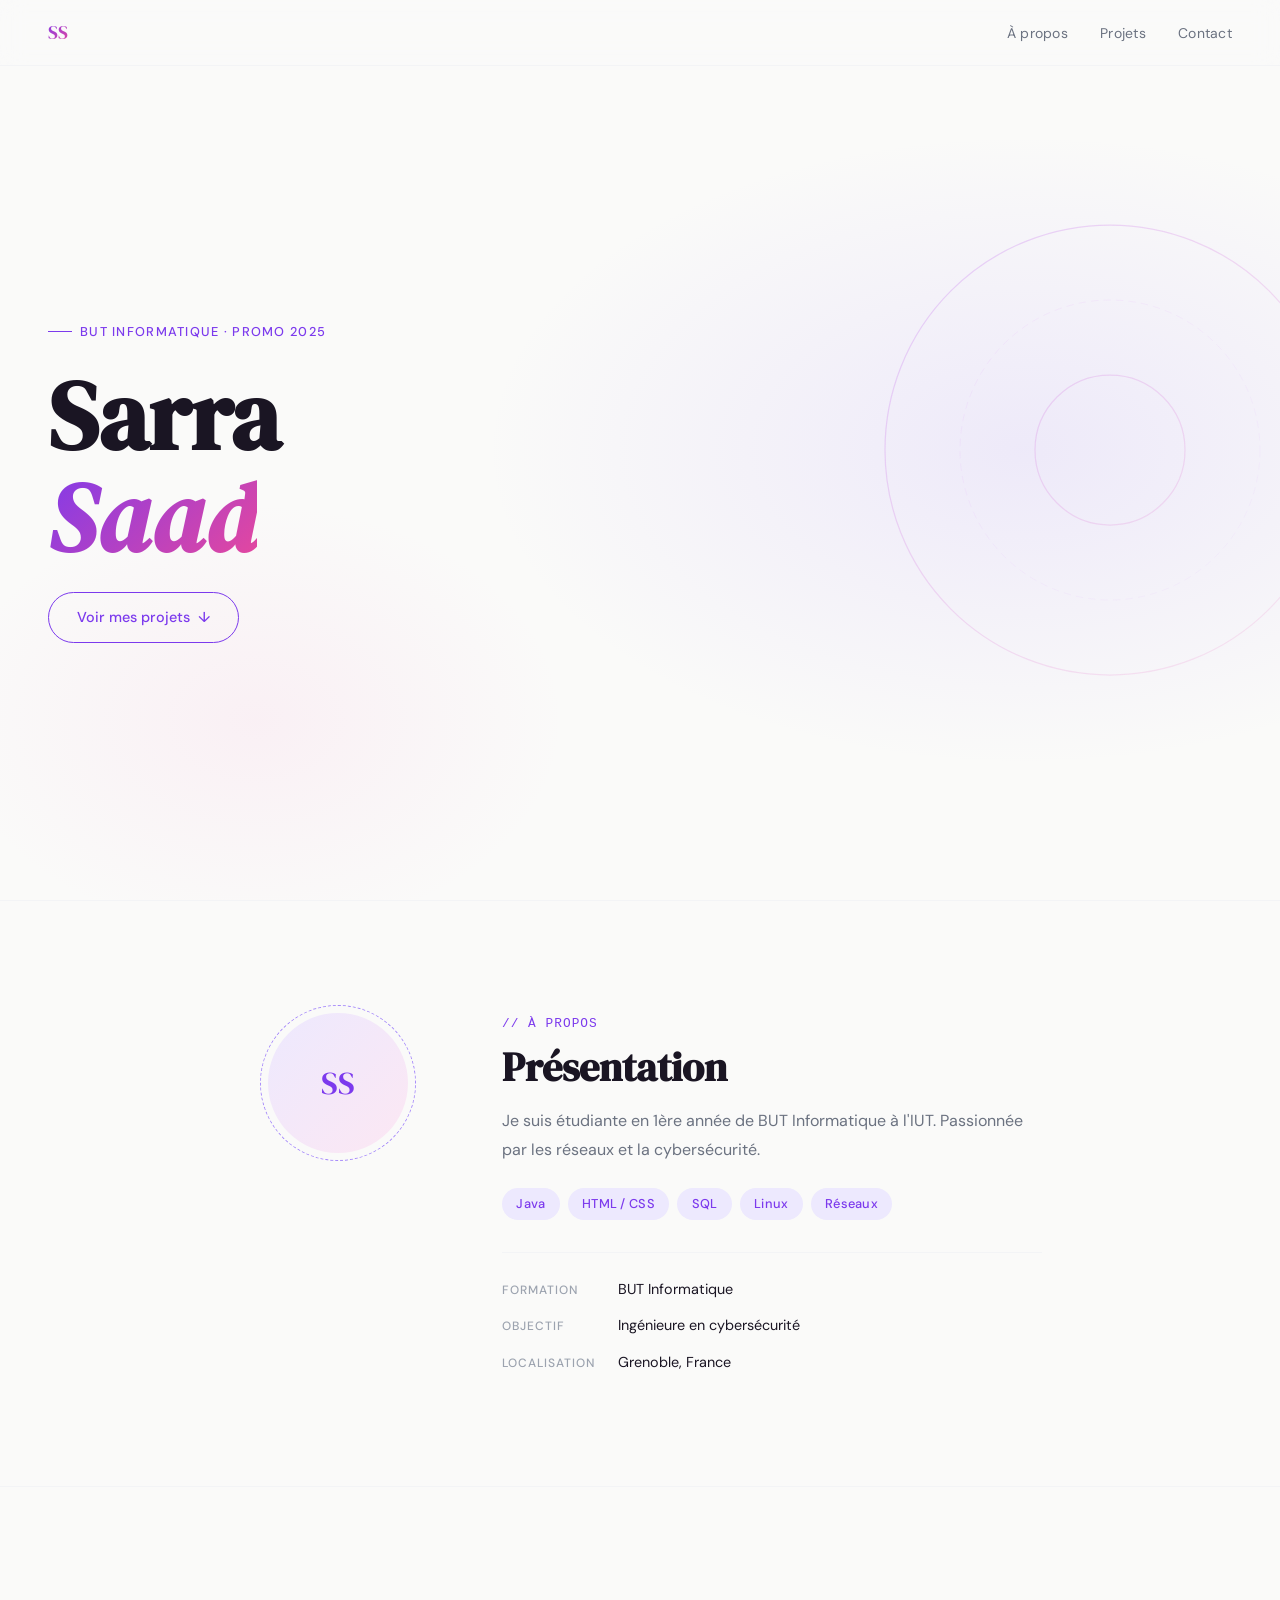
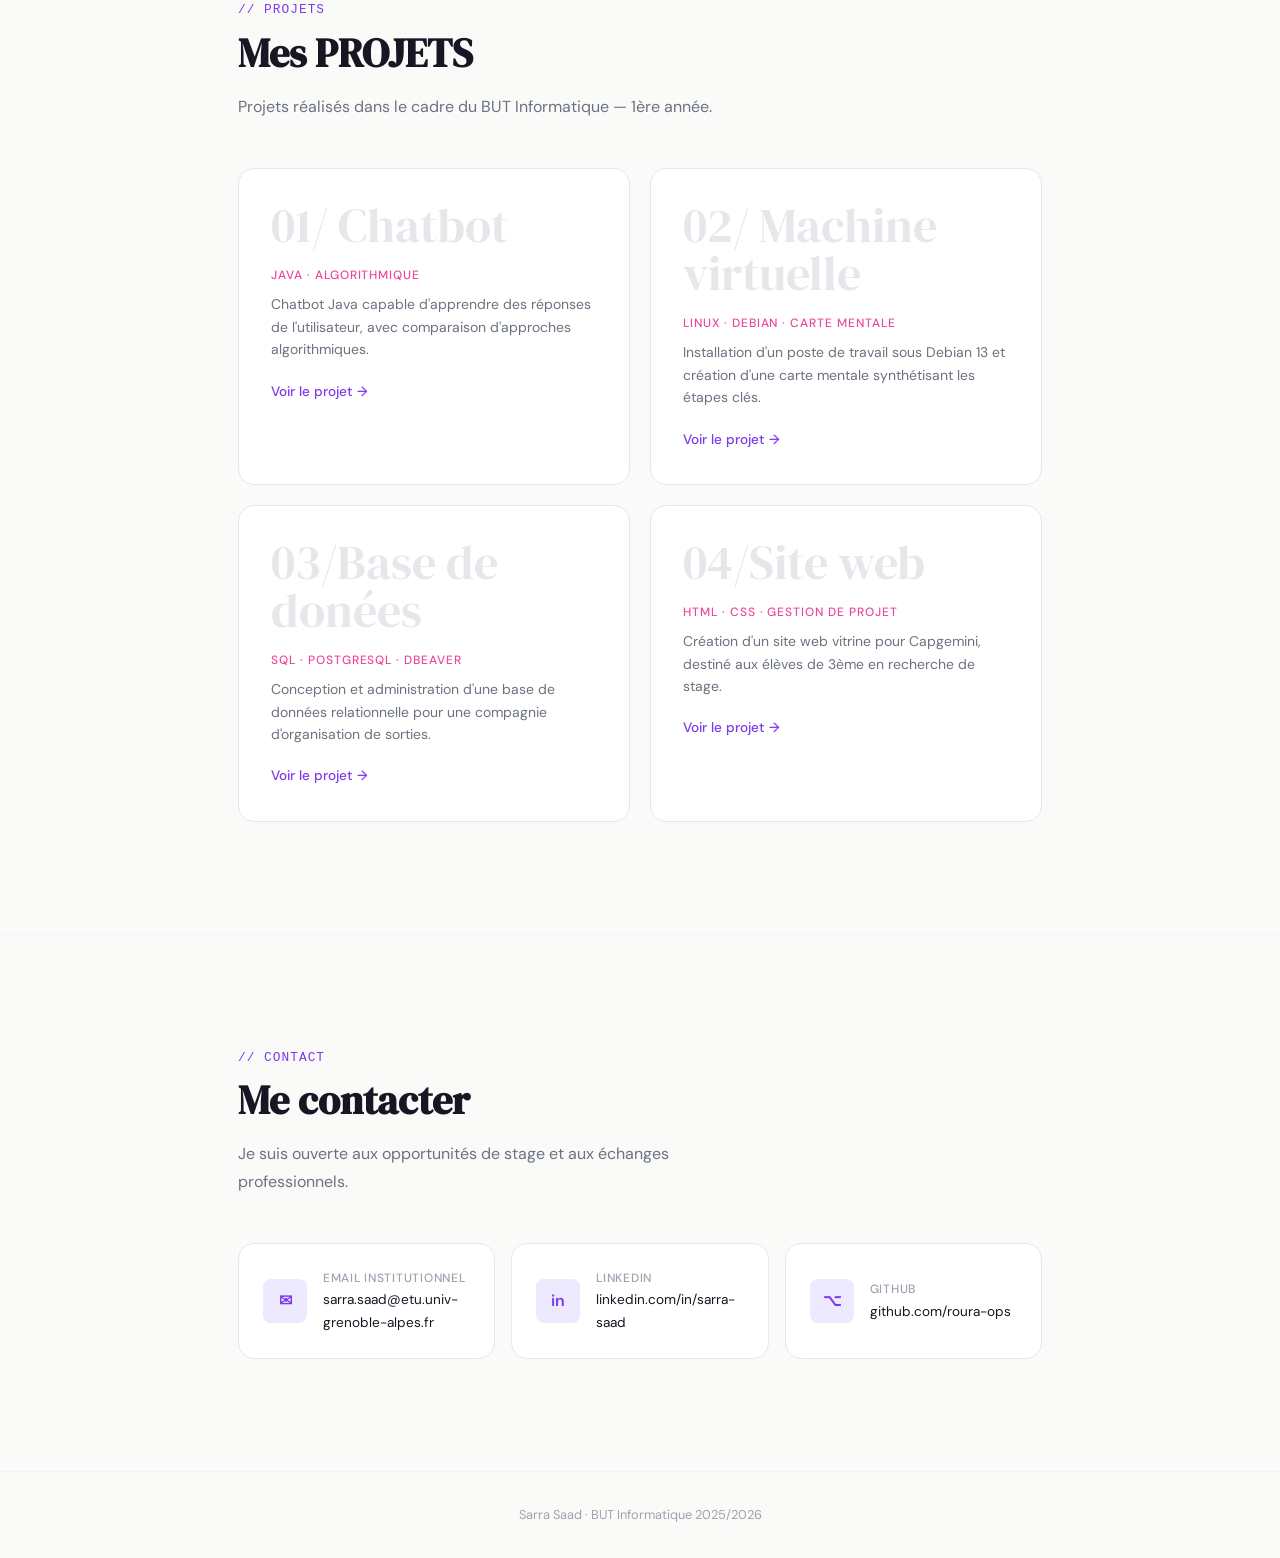
<file: index.html>
<!DOCTYPE html>
<html lang="fr">
<head>
  <meta charset="UTF-8" />
  <meta name="viewport" content="width=device-width, initial-scale=1.0"/>
  <title>Portfolio — Sarra Saad</title>
  <link rel="stylesheet" href="style.css" />
  <link href="https://fonts.googleapis.com/css2?family=DM+Serif+Display:ital@0;1&family=DM+Sans:wght@300;400;500&display=swap" rel="stylesheet"/>
</head>
<body>

  <!-- NAV -->
  <nav class="nav">
    <span class="nav-logo">SS</span>
    <ul class="nav-links">
      <li><a href="#about">À propos</a></li>
      <li><a href="#projets">Projets</a></li>
      <li><a href="#contact">Contact</a></li>
    </ul>
  </nav>

  <!-- HERO -->
  <section class="hero">
    <div class="hero-noise"></div>
    <div class="hero-inner">
      <p class="hero-tag">BUT Informatique · Promo 2025</p>
      <h1 class="hero-title">
        Sarra<br/>
        <em>Saad</em>
      </h1>
      <a href="#projets" class="hero-btn">Voir mes projets <span class="arrow">↓</span></a>
    </div>
    <div class="hero-deco">
      <svg class="deco-ring" viewBox="0 0 400 400" fill="none" xmlns="http://www.w3.org/2000/svg">
        <circle cx="200" cy="200" r="180" stroke="url(#ringGrad)" stroke-width="1"/>
        <circle cx="200" cy="200" r="120" stroke="url(#ringGrad2)" stroke-width="0.5" stroke-dasharray="6 4"/>
        <circle cx="200" cy="200" r="60" stroke="url(#ringGrad)" stroke-width="1"/>
        <defs>
          <linearGradient id="ringGrad" x1="0" y1="0" x2="400" y2="400" gradientUnits="userSpaceOnUse">
            <stop offset="0%" stop-color="#c084fc" stop-opacity="0.6"/>
            <stop offset="100%" stop-color="#f472b6" stop-opacity="0.2"/>
          </linearGradient>
          <linearGradient id="ringGrad2" x1="0" y1="0" x2="400" y2="400" gradientUnits="userSpaceOnUse">
            <stop offset="0%" stop-color="#e879f9" stop-opacity="0.3"/>
            <stop offset="100%" stop-color="#c084fc" stop-opacity="0.1"/>
          </linearGradient>
        </defs>
      </svg>
    </div>
  </section>

  <!-- ABOUT -->
  <section class="about" id="about">
    <div class="container">
      <div class="about-grid">
        <div class="about-left">
          <div class="avatar-wrap">
            <div class="avatar-placeholder">SS</div>
            <div class="avatar-ring"></div>
          </div>
        </div>
        <div class="about-right">
          <p class="section-label">// À propos</p>
          <h2>Présentation</h2>
          <p class="about-bio">
            Je suis étudiante en 1ère année de BUT Informatique à l'IUT. Passionnée par
            les réseaux et la cybersécurité.
          </p>
          <div class="about-tags">
            <span class="tag">Java</span>
            <span class="tag">HTML / CSS</span>
            <span class="tag">SQL</span>
            <span class="tag">Linux</span>
            <span class="tag">Réseaux</span>
          </div>
          <div class="about-meta">
            <div class="meta-item">
              <span class="meta-label">Formation</span>
              <span class="meta-value">BUT Informatique</span>
            </div>
            <div class="meta-item">
              <span class="meta-label">Objectif</span>
              <span class="meta-value">Ingénieure en cybersécurité</span>
            </div>
            <div class="meta-item">
              <span class="meta-label">Localisation</span>
              <span class="meta-value">Grenoble, France</span>
            </div>
          </div>
        </div>
      </div>
    </div>
  </section>

  <!-- PROJECTS -->
  <section class="projects" id="projets">
    <div class="container">
      <p class="section-label">// Projets</p>
      <h2>Mes PROJETS</h2>
      <p class="section-intro">Projets réalisés dans le cadre du BUT Informatique — 1ère année.</p>
      <div class="projects-grid">

        <a href="sae101.html" class="project-card">
          <div class="card-num">01/ Chatbot</div>
          <div class="card-content">
            <span class="card-tech">Java · Algorithmique</span>
            
            <p>Chatbot Java capable d'apprendre des réponses de l'utilisateur, avec comparaison d'approches algorithmiques.</p>
            <span class="card-link">Voir le projet →</span>
          </div>
        </a>

        <a href="sae103.html" class="project-card">
          <div class="card-num">02/ Machine virtuelle</div>
          <div class="card-content">
            <span class="card-tech">Linux · Debian · Carte mentale</span>
            
            <p>Installation d'un poste de travail sous Debian 13 et création d'une carte mentale synthétisant les étapes clés.</p>
            <span class="card-link">Voir le projet →</span>
          </div>
        </a>

        <a href="sae104.html" class="project-card">
          <div class="card-num">03/Base de donées</div>
          <div class="card-content">
            <span class="card-tech">SQL · PostgreSQL · DBeaver</span>
            
            <p>Conception et administration d'une base de données relationnelle pour une compagnie d'organisation de sorties.</p>
            <span class="card-link">Voir le projet →</span>
          </div>
        </a>

        <a href="sae10506.html" class="project-card">
          <div class="card-num">04/Site web</div>
          <div class="card-content">
            <span class="card-tech">HTML · CSS · Gestion de projet</span>
            
            <p>Création d'un site web vitrine pour Capgemini, destiné aux élèves de 3ème en recherche de stage.</p>
            <span class="card-link">Voir le projet →</span>
          </div>
        </a>

      </div>
    </div>
  </section>

  <!-- CONTACT -->
  <section class="contact" id="contact">
    <div class="container">
      <p class="section-label">// Contact</p>
      <h2>Me contacter</h2>
      <p class="section-intro">Je suis ouverte aux opportunités de stage et aux échanges professionnels.</p>
      <div class="contact-grid">
        <a href="mailto:sarra.saad@etu.univ-grenoble-alpes.fr" class="contact-card">
          <div class="contact-icon">✉</div>
          <div>
            <p class="contact-type">Email institutionnel</p>
            <p class="contact-val">sarra.saad@etu.univ-grenoble-alpes.fr</p>
          </div>
        </a>
        <a href="https://www.linkedin.com/in/sarra-saad-etudiante-informatique/" target="_blank" class="contact-card">
          <div class="contact-icon">in</div>
          <div>
            <p class="contact-type">LinkedIn</p>
            <p class="contact-val">linkedin.com/in/sarra-saad</p>
          </div>
        </a>
        <a href="https://github.com/roura-ops" target="_blank" class="contact-card">
          <div class="contact-icon">⌥</div>
          <div>
            <p class="contact-type">GitHub</p>
            <p class="contact-val">github.com/roura-ops</p>
          </div>
        </a>
      </div>
    </div>
  </section>

  <footer class="footer">
    <p>Sarra Saad · BUT Informatique 2025/2026</p>
  </footer>

</body>
</html>
</file>
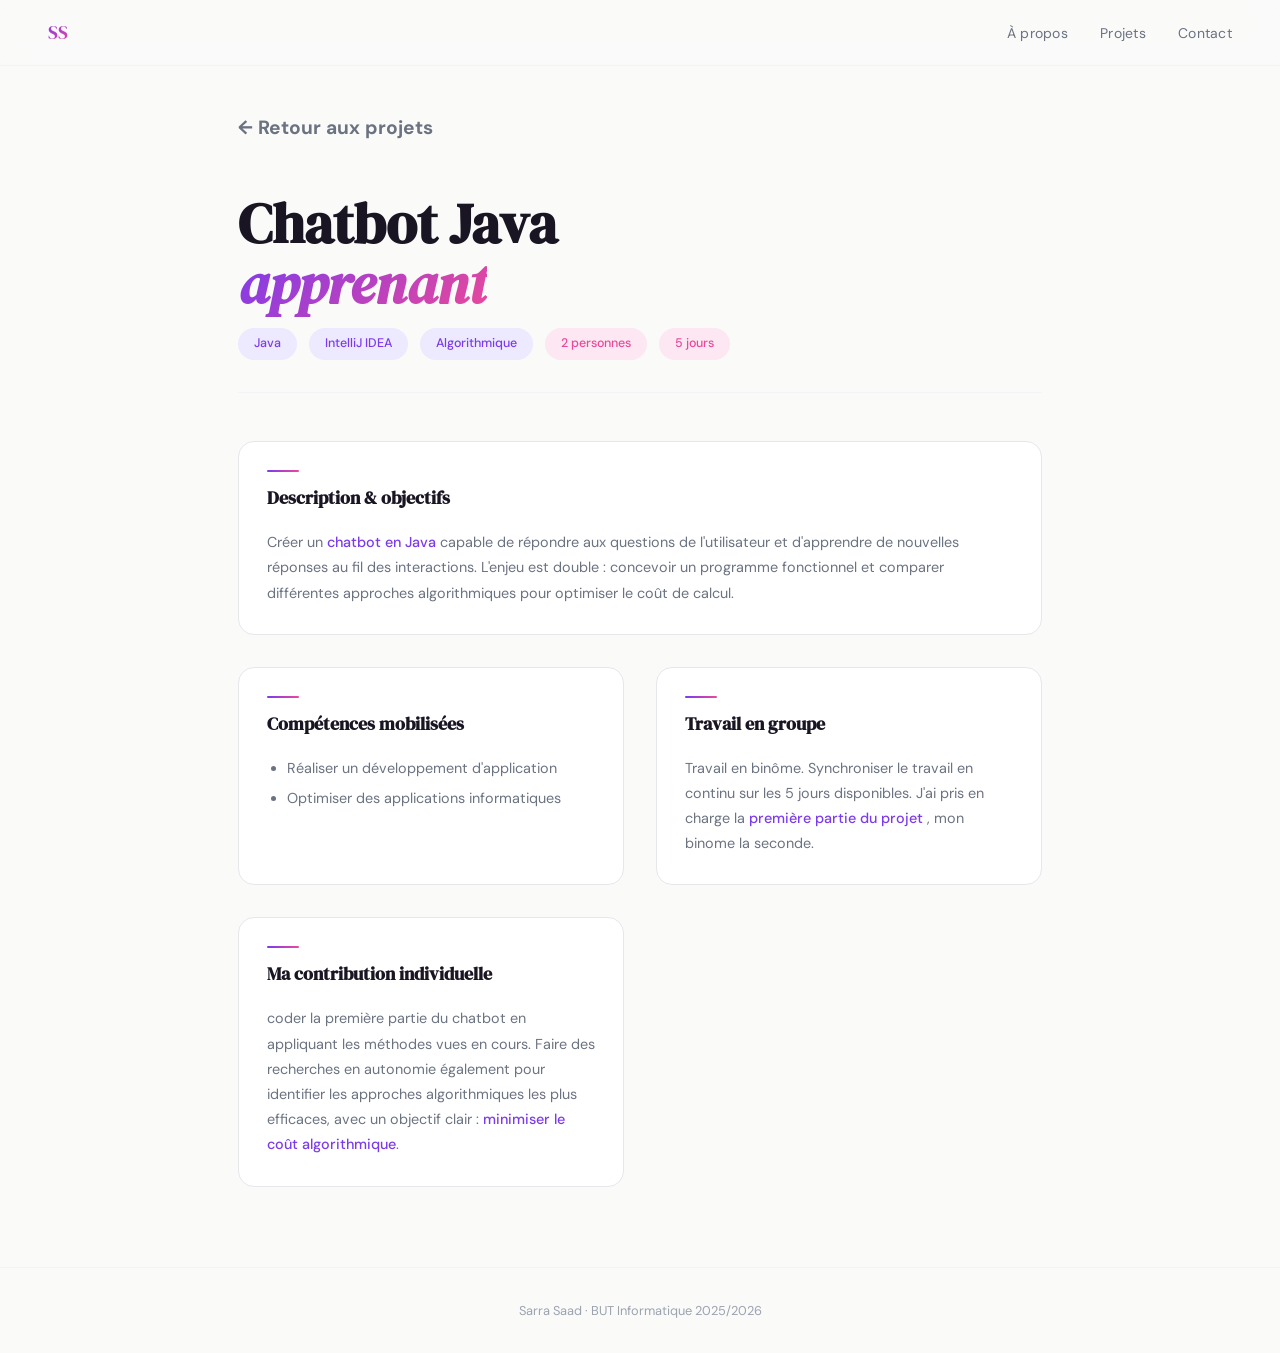
<file: sae101.html>
<!DOCTYPE html>
<html lang="fr">
<head>
  <meta charset="UTF-8"/>
  <meta name="viewport" content="width=device-width, initial-scale=1.0"/>
  <title>Chatbot Java</title>
  <link rel="stylesheet" href="../style.css"/>
  <link href="https://fonts.googleapis.com/css2?family=DM+Serif+Display:ital@0;1&family=DM+Sans:wght@300;400;500&display=swap" rel="stylesheet"/>
</head>
<body>

  <nav class="nav">
    <span class="nav-logo">SS</span>
    <ul class="nav-links">
      <li><a href="../index.html#about">À propos</a></li>
      <li><a href="../index.html#projets">Projets</a></li>
      <li><a href="../index.html#contact">Contact</a></li>
    </ul>
  </nav>

  <div class="container project-page">
    <a href="../index.html#projets" class="back-link"> <b> ← Retour aux projets</b></a>

    <div class="project-hero">
      <h1>Chatbot Java<br/>
        <em style="font-style:italic; background:linear-gradient(135deg,#7c3aed,#ec4899);-webkit-background-clip:text;-webkit-text-fill-color:transparent;background-clip:text;">apprenant</em>
      </h1>
      <div class="project-meta-bar">
        <span class="meta-badge">Java</span>
        <span class="meta-badge">IntelliJ IDEA</span>
        <span class="meta-badge">Algorithmique</span>
        <span class="meta-badge rose">2 personnes</span>
        <span class="meta-badge rose">5 jours</span>
      </div>
    </div>

    <div class="project-body">

      <div class="info-block full">
        <span class="accent-line"></span>
        <h3>Description & objectifs</h3>
        <p>Créer un <strong style="color:#7c3aed;font-weight:500;">chatbot en Java</strong> capable de répondre aux questions de l'utilisateur et d'apprendre de nouvelles réponses au fil des interactions. L'enjeu est double : concevoir un programme fonctionnel et comparer différentes approches algorithmiques pour optimiser le coût de calcul.</p>
      </div>

      <div class="info-block">
        <span class="accent-line"></span>
        <h3>Compétences mobilisées</h3>
        <ul>
          <li>Réaliser un développement d'application</li>
          <li>Optimiser des applications informatiques</li>
        </ul>
      </div>

      <div class="info-block">
        <span class="accent-line"></span>
        <h3>Travail en groupe</h3>
        <p>Travail en binôme. Synchroniser le travail en continu sur les 5 jours disponibles. J'ai pris en charge la <strong style="color:#7c3aed;font-weight:500;">première partie du projet</strong> , mon binome la seconde.</p>
      </div>

      <div class="info-block">
        <span class="accent-line"></span>
        <h3>Ma contribution individuelle</h3>
        <p>coder la première partie du chatbot en appliquant les méthodes vues en cours. Faire des recherches en autonomie également pour identifier les approches algorithmiques les plus efficaces, avec un objectif clair : <strong style="color:#7c3aed;font-weight:500;">minimiser le coût algorithmique</strong>.</p>
      </div>

      

      

    </div>
  </div>

  <footer class="footer">
    <p>Sarra Saad · BUT Informatique 2025/2026</p>
  </footer>

</body>
</html>
</file>
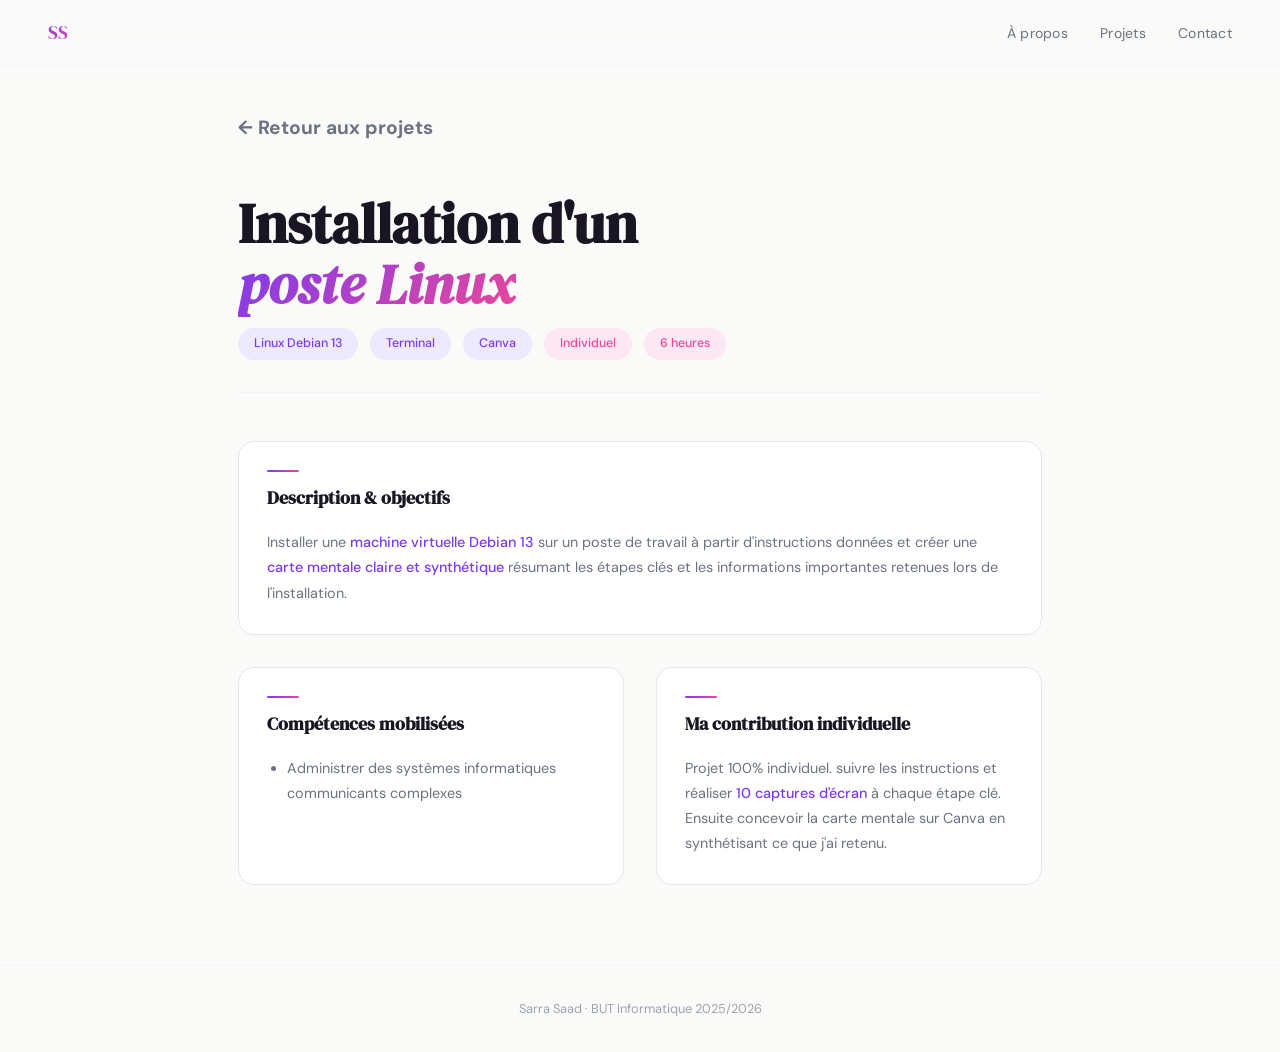
<file: sae103.html>
<!DOCTYPE html>
<html lang="fr">
<head>
  <meta charset="UTF-8"/>
  <meta name="viewport" content="width=device-width, initial-scale=1.0"/>
  <title> Installation Linux</title>
  <link rel="stylesheet" href="../style.css"/>
  <link href="https://fonts.googleapis.com/css2?family=DM+Serif+Display:ital@0;1&family=DM+Sans:wght@300;400;500&display=swap" rel="stylesheet"/>
</head>
<body>

  <nav class="nav">
    <span class="nav-logo">SS</span>
    <ul class="nav-links">
      <li><a href="../index.html#about">À propos</a></li>
      <li><a href="../index.html#projets">Projets</a></li>
      <li><a href="../index.html#contact">Contact</a></li>
    </ul>
  </nav>

  <div class="container project-page">
    <a href="../index.html#projets" class="back-link"><b> ← Retour aux projets</b></a>

    <div class="project-hero">
      <h1>Installation d'un<br/>
        <em style="font-style:italic; background:linear-gradient(135deg,#7c3aed,#ec4899);-webkit-background-clip:text;-webkit-text-fill-color:transparent;background-clip:text;">poste Linux</em>
      </h1>
      <div class="project-meta-bar">
        <span class="meta-badge">Linux Debian 13</span>
        <span class="meta-badge">Terminal</span>
        <span class="meta-badge">Canva</span>
        <span class="meta-badge rose">Individuel</span>
        <span class="meta-badge rose">6 heures</span>
      </div>
    </div>

    <div class="project-body">

      <div class="info-block full">
        <span class="accent-line"></span>
        <h3>Description & objectifs</h3>
        <p>Installer une <strong style="color:#7c3aed;font-weight:500;">machine virtuelle Debian 13</strong> sur un poste de travail à partir d'instructions données et créer une <strong style="color:#7c3aed;font-weight:500;">carte mentale claire et synthétique</strong> résumant les étapes clés et les informations importantes retenues lors de l'installation.</p>
      </div>

      <div class="info-block">
        <span class="accent-line"></span>
        <h3>Compétences mobilisées</h3>
        <ul>
          <li>Administrer des systèmes informatiques communicants complexes</li>
          
        </ul>
      </div>

      <div class="info-block">
        <span class="accent-line"></span>
        <h3>Ma contribution individuelle</h3>
        <p>Projet 100% individuel. suivre les instructions et réaliser <strong style="color:#7c3aed;font-weight:500;">10 captures d'écran</strong> à chaque étape clé. Ensuite concevoir la carte mentale sur Canva en synthétisant ce que j'ai retenu.</p>
      </div>

     

      

    </div>
  </div>

  <footer class="footer">
    <p>Sarra Saad · BUT Informatique 2025/2026</p>
  </footer>

</body>
</html>
</file>
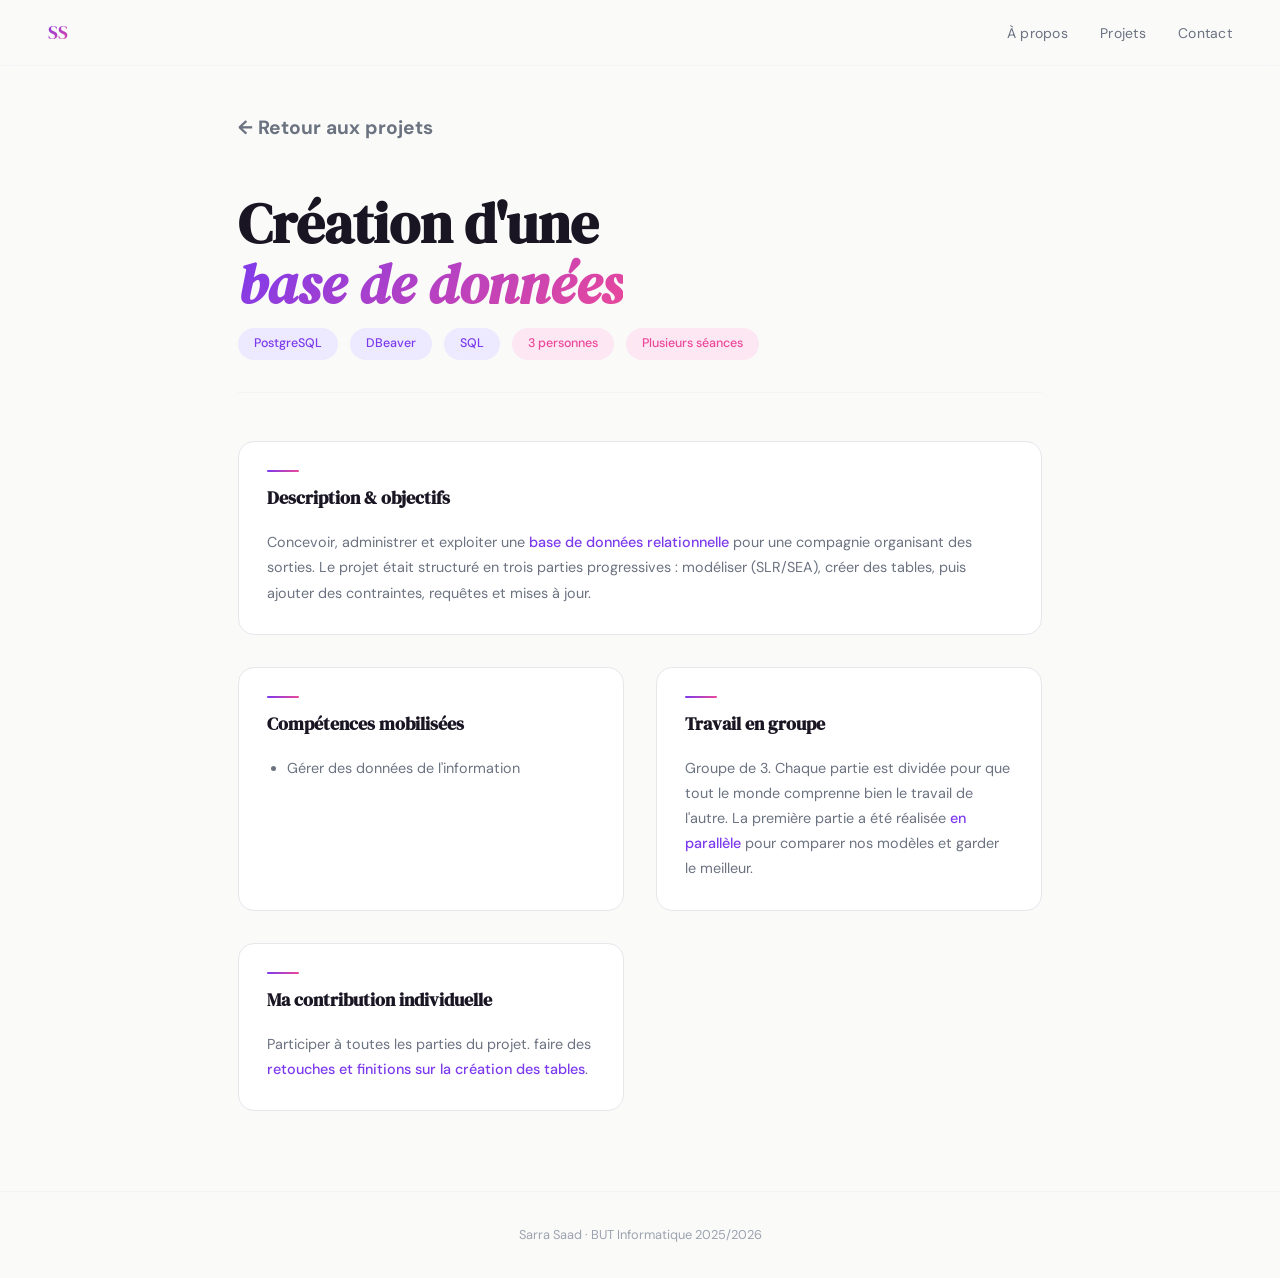
<file: sae104.html>
<!DOCTYPE html>
<html lang="fr">
<head>
  <meta charset="UTF-8"/>
  <meta name="viewport" content="width=device-width, initial-scale=1.0"/>
  <title>Base de données</title>
  <link rel="stylesheet" href="../style.css"/>
  <link href="https://fonts.googleapis.com/css2?family=DM+Serif+Display:ital@0;1&family=DM+Sans:wght@300;400;500&display=swap" rel="stylesheet"/>
</head>
<body>

  <nav class="nav">
    <span class="nav-logo">SS</span>
    <ul class="nav-links">
      <li><a href="../index.html#about">À propos</a></li>
      <li><a href="../index.html#projets">Projets</a></li>
      <li><a href="../index.html#contact">Contact</a></li>
    </ul>
  </nav>

  <div class="container project-page">
    <a href="../index.html#projets" class="back-link"><b> ← Retour aux projets</b></a>

    <div class="project-hero">
      <h1>Création d'une<br/>
        <em style="font-style:italic; background:linear-gradient(135deg,#7c3aed,#ec4899);-webkit-background-clip:text;-webkit-text-fill-color:transparent;background-clip:text;">base de données</em>
      </h1>
      <div class="project-meta-bar">
        <span class="meta-badge">PostgreSQL</span>
        <span class="meta-badge">DBeaver</span>
        <span class="meta-badge">SQL</span>
        <span class="meta-badge rose">3 personnes</span>
        <span class="meta-badge rose">Plusieurs séances</span>
      </div>
    </div>

    <div class="project-body">

      <div class="info-block full">
        <span class="accent-line"></span>
        <h3>Description & objectifs</h3>
        <p>Concevoir, administrer et exploiter une <strong style="color:#7c3aed;font-weight:500;">base de données relationnelle</strong> pour une compagnie organisant des sorties. Le projet était structuré en trois parties progressives : modéliser (SLR/SEA), créer des tables, puis ajouter des contraintes, requêtes et mises à jour.</p>
      </div>

      <div class="info-block">
        <span class="accent-line"></span>
        <h3>Compétences mobilisées</h3>
        <ul>
          <li>Gérer des données de l'information</li>
        </ul>
      </div>

      <div class="info-block">
        <span class="accent-line"></span>
        <h3>Travail en groupe</h3>
        <p>Groupe de 3. Chaque partie est dividée pour que tout le monde comprenne bien le travail de l'autre. La première partie a été réalisée <strong style="color:#7c3aed;font-weight:500;">en parallèle</strong> pour comparer nos modèles et garder le meilleur.</p>
      </div>

      <div class="info-block">
        <span class="accent-line"></span>
        <h3>Ma contribution individuelle</h3>
        <p>Participer à toutes les parties du projet. faire des <strong style="color:#7c3aed;font-weight:500;">retouches et finitions sur la création des tables</strong>.</p>
      </div>

      

      

    </div>
  </div>

  <footer class="footer">
    <p>Sarra Saad · BUT Informatique 2025/2026</p>
  </footer>

</body>
</html>
</file>
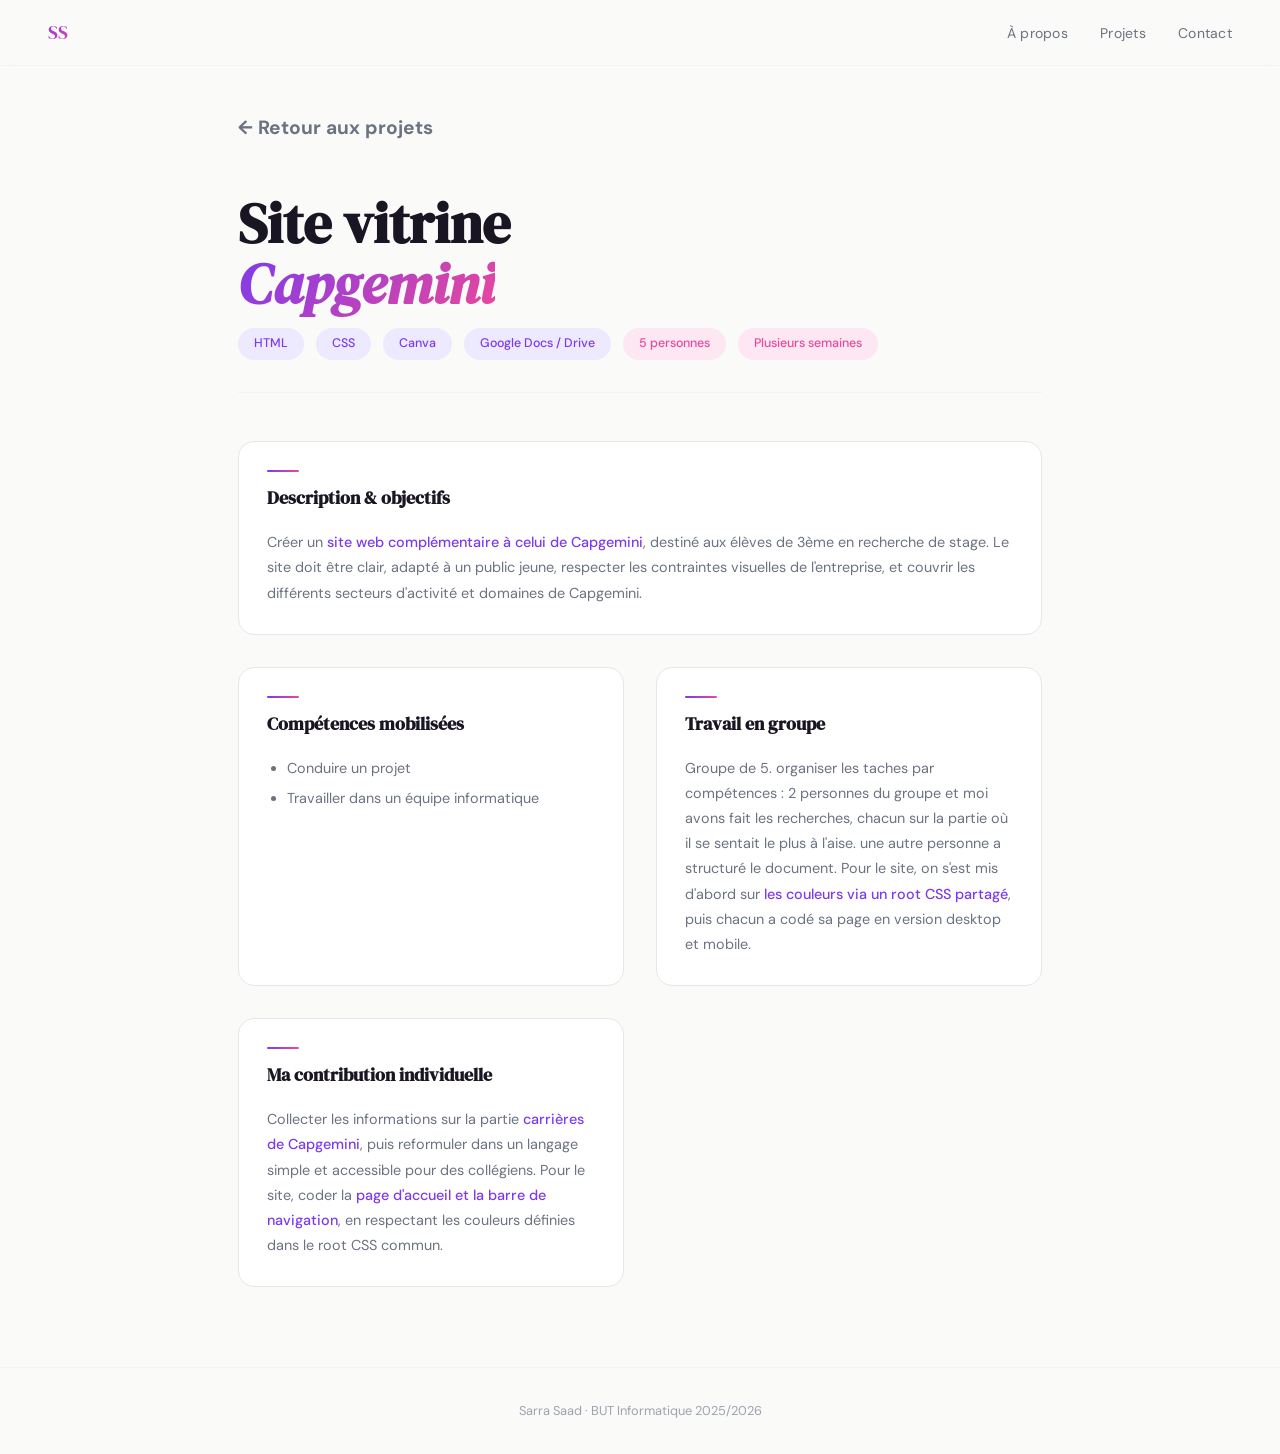
<file: sae10506.html>
<!DOCTYPE html>
<html lang="fr">
<head>
  <meta charset="UTF-8"/>
  <meta name="viewport" content="width=device-width, initial-scale=1.0"/>
  <title>Site Capgemini</title>
  <link rel="stylesheet" href="../style.css"/>
  <link href="https://fonts.googleapis.com/css2?family=DM+Serif+Display:ital@0;1&family=DM+Sans:wght@300;400;500&display=swap" rel="stylesheet"/>
</head>
<body>

  <nav class="nav">
    <span class="nav-logo">SS</span>
    <ul class="nav-links">
      <li><a href="../index.html#about">À propos</a></li>
      <li><a href="../index.html#projets">Projets</a></li>
      <li><a href="../index.html#contact">Contact</a></li>
    </ul>
  </nav>

  <div class="container project-page">
    <a href="../index.html#projets" class="back-link"><b> ← Retour aux projets</b></a>

    <div class="project-hero">
      <h1>Site vitrine<br/>
        <em style="font-style:italic; background:linear-gradient(135deg,#7c3aed,#ec4899);-webkit-background-clip:text;-webkit-text-fill-color:transparent;background-clip:text;">Capgemini</em>
      </h1>
      <div class="project-meta-bar">
        <span class="meta-badge">HTML</span>
        <span class="meta-badge">CSS</span>
        <span class="meta-badge">Canva</span>
        <span class="meta-badge">Google Docs / Drive</span>
        <span class="meta-badge rose">5 personnes</span>
        <span class="meta-badge rose">Plusieurs semaines</span>
      </div>
    </div>

    <div class="project-body">

      <div class="info-block full">
        <span class="accent-line"></span>
        <h3>Description & objectifs</h3>
        <p>Créer un <strong style="color:#7c3aed;font-weight:500;">site web complémentaire à celui de Capgemini</strong>, destiné aux élèves de 3ème en recherche de stage. Le site doit être clair, adapté à un public jeune, respecter les contraintes visuelles de l'entreprise, et couvrir les différents secteurs d'activité et domaines de Capgemini.</p>
      </div>

      <div class="info-block">
        <span class="accent-line"></span>
        <h3>Compétences mobilisées</h3>
        <ul>
          <li>Conduire un projet</li>
          <li>Travailler dans un équipe informatique</li>
        </ul>
      </div>

      <div class="info-block">
        <span class="accent-line"></span>
        <h3>Travail en groupe</h3>
        <p>Groupe de 5. organiser les taches par compétences : 2 personnes du groupe et moi avons fait les recherches, chacun sur la partie où il se sentait le plus à l'aise. une autre personne a structuré le document. Pour le site, on s'est mis d'abord sur <strong style="color:#7c3aed;font-weight:500;">les couleurs via un root CSS partagé</strong>, puis chacun a codé sa page en version desktop et mobile.</p>
      </div>

      <div class="info-block">
        <span class="accent-line"></span>
        <h3>Ma contribution individuelle</h3>
        <p>Collecter les informations sur la partie <strong style="color:#7c3aed;font-weight:500;">carrières de Capgemini</strong>, puis reformuler dans un langage simple et accessible pour des collégiens. Pour le site, coder la <strong style="color:#7c3aed;font-weight:500;">page d'accueil et la barre de navigation</strong>, en respectant les couleurs définies dans le root CSS commun.</p>
      </div>

      

      

    </div>
  </div>

  <footer class="footer">
    <p>Sarra Saad · BUT Informatique 2025/2026</p>
  </footer>

</body>
</html>
</file>
<file: style.css>
/* ===========================
   PORTFOLIO — STYLE PRINCIPAL
   Minimaliste · Violet/Rose
=========================== */

@import url('https://fonts.googleapis.com/css2?family=DM+Serif+Display:ital@0;1&family=DM+Sans:wght@300;400;500&display=swap');

:root {
  --violet: #7c3aed;
  --violet-light: #a78bfa;
  --violet-xlight: #ede9fe;
  --rose: #ec4899;
  --rose-light: #f9a8d4;
  --rose-xlight: #fce7f3;
  --text-main: #1a1523;
  --text-muted: #6b7280;
  --text-soft: #9ca3af;
  --bg: #fafaf9;
  --bg-card: #ffffff;
  --border: #e5e7eb;
  --border-light: #f3f4f6;
  --radius: 16px;
  --radius-sm: 8px;
  --font-display: 'DM Serif Display', serif;
  --font-body: 'DM Sans', sans-serif;
}

*, *::before, *::after { box-sizing: border-box; margin: 0; padding: 0; }

html { scroll-behavior: smooth; }

body {
  font-family: var(--font-body);
  background: var(--bg);
  color: var(--text-main);
  font-size: 16px;
  line-height: 1.7;
  overflow-x: hidden;
}

a { text-decoration: none; color: inherit; }

/* ---- NAV ---- */
.nav {
  position: fixed;
  top: 0; left: 0; right: 0;
  z-index: 100;
  display: flex;
  align-items: center;
  justify-content: space-between;
  padding: 1rem 3rem;
  background: rgba(250,250,249,0.85);
  backdrop-filter: blur(12px);
  -webkit-backdrop-filter: blur(12px);
  border-bottom: 1px solid var(--border-light);
}

.nav-logo {
  font-family: var(--font-display);
  font-size: 1.2rem;
  background: linear-gradient(135deg, var(--violet), var(--rose));
  -webkit-background-clip: text;
  -webkit-text-fill-color: transparent;
  background-clip: text;
}

.nav-links {
  list-style: none;
  display: flex;
  gap: 2rem;
}

.nav-links a {
  font-size: 0.875rem;
  font-weight: 400;
  color: var(--text-muted);
  transition: color 0.2s;
  letter-spacing: 0.02em;
}

.nav-links a:hover { color: var(--violet); }

/* ---- HERO ---- */
.hero {
  min-height: 100vh;
  display: flex;
  align-items: center;
  position: relative;
  overflow: hidden;
  padding: 8rem 3rem 4rem;
}

.hero-noise {
  position: absolute;
  inset: 0;
  background-image:
    radial-gradient(ellipse 60% 50% at 80% 50%, rgba(167,139,250,0.15) 0%, transparent 70%),
    radial-gradient(ellipse 40% 40% at 20% 80%, rgba(249,168,212,0.12) 0%, transparent 60%);
  pointer-events: none;
}

.hero-inner {
  position: relative;
  z-index: 2;
  max-width: 640px;
}

.hero-tag {
  font-size: 0.8rem;
  font-weight: 500;
  letter-spacing: 0.1em;
  text-transform: uppercase;
  color: var(--violet);
  margin-bottom: 1.5rem;
  display: flex;
  align-items: center;
  gap: 0.5rem;
}

.hero-tag::before {
  content: '';
  display: inline-block;
  width: 24px; height: 1px;
  background: var(--violet);
}

.hero-title {
  font-family: var(--font-display);
  font-size: clamp(3.5rem, 8vw, 6rem);
  line-height: 1.05;
  color: var(--text-main);
  margin-bottom: 1.5rem;
}

.hero-title em {
  font-style: italic;
  background: linear-gradient(135deg, var(--violet), var(--rose));
  -webkit-background-clip: text;
  -webkit-text-fill-color: transparent;
  background-clip: text;
}

.hero-sub {
  font-size: 1.15rem;
  font-weight: 300;
  color: var(--text-muted);
  margin-bottom: 2.5rem;
}

.hero-btn {
  display: inline-flex;
  align-items: center;
  gap: 0.5rem;
  padding: 0.75rem 1.75rem;
  border: 1.5px solid var(--violet);
  border-radius: 999px;
  font-size: 0.9rem;
  font-weight: 500;
  color: var(--violet);
  transition: all 0.25s;
}

.hero-btn:hover {
  background: var(--violet);
  color: white;
}

.hero-btn .arrow { transition: transform 0.25s; }
.hero-btn:hover .arrow { transform: translateY(3px); }

.hero-deco {
  position: absolute;
  right: -80px;
  top: 50%;
  transform: translateY(-50%);
  width: 500px;
  height: 500px;
  opacity: 0.6;
  animation: rotate-slow 30s linear infinite;
}

.deco-ring { width: 100%; height: 100%; }

@keyframes rotate-slow {
  from { transform: translateY(-50%) rotate(0deg); }
  to { transform: translateY(-50%) rotate(360deg); }
}

/* ---- CONTAINER ---- */
.container {
  max-width: 900px;
  margin: 0 auto;
  padding: 0 3rem;
}

/* ---- LABELS ---- */
.section-label {
  font-size: 0.8rem;
  font-weight: 500;
  letter-spacing: 0.08em;
  color: var(--violet);
  text-transform: uppercase;
  margin-bottom: 0.5rem;
  font-family: 'Courier New', monospace;
}

h2 {
  font-family: var(--font-display);
  font-size: clamp(1.8rem, 4vw, 2.5rem);
  line-height: 1.2;
  margin-bottom: 1rem;
}

.section-intro {
  color: var(--text-muted);
  font-size: 1rem;
  margin-bottom: 3rem;
  max-width: 500px;
}

/* ---- ABOUT ---- */
.about {
  padding: 7rem 0;
  border-top: 1px solid var(--border-light);
}

.about-grid {
  display: grid;
  grid-template-columns: 200px 1fr;
  gap: 4rem;
  align-items: start;
}

.about-left { display: flex; justify-content: center; }

.avatar-wrap {
  position: relative;
  width: 140px;
  height: 140px;
}

.avatar-placeholder {
  width: 140px;
  height: 140px;
  border-radius: 50%;
  background: linear-gradient(135deg, var(--violet-xlight), var(--rose-xlight));
  display: flex;
  align-items: center;
  justify-content: center;
  font-family: var(--font-display);
  font-size: 2rem;
  color: var(--violet);
  position: relative;
  z-index: 1;
}

.avatar-ring {
  position: absolute;
  inset: -8px;
  border-radius: 50%;
  border: 1.5px dashed var(--violet-light);
  animation: spin-ring 20s linear infinite;
}

@keyframes spin-ring {
  from { transform: rotate(0deg); }
  to { transform: rotate(360deg); }
}

.about-bio {
  font-size: 1rem;
  color: var(--text-muted);
  line-height: 1.8;
  margin-bottom: 1.5rem;
}

.about-bio strong { color: var(--violet); font-weight: 500; }

.about-tags {
  display: flex;
  flex-wrap: wrap;
  gap: 0.5rem;
  margin-bottom: 2rem;
}

.tag {
  padding: 0.3rem 0.9rem;
  background: var(--violet-xlight);
  color: var(--violet);
  border-radius: 999px;
  font-size: 0.8rem;
  font-weight: 500;
  letter-spacing: 0.02em;
}

.about-meta {
  display: flex;
  flex-direction: column;
  gap: 0.75rem;
  border-top: 1px solid var(--border-light);
  padding-top: 1.5rem;
}

.meta-item {
  display: flex;
  gap: 1rem;
  align-items: baseline;
}

.meta-label {
  font-size: 0.75rem;
  font-weight: 500;
  text-transform: uppercase;
  letter-spacing: 0.08em;
  color: var(--text-soft);
  min-width: 100px;
}

.meta-value {
  font-size: 0.9rem;
  color: var(--text-main);
}

/* ---- PROJECTS ---- */
.projects {
  padding: 7rem 0;
  border-top: 1px solid var(--border-light);
}

.projects-grid {
  display: grid;
  grid-template-columns: repeat(2, 1fr);
  gap: 1.25rem;
}

.project-card {
  background: var(--bg-card);
  border: 1px solid var(--border);
  border-radius: var(--radius);
  padding: 2rem;
  display: flex;
  flex-direction: column;
  gap: 1rem;
  transition: all 0.3s;
  position: relative;
  overflow: hidden;
}

.project-card::before {
  content: '';
  position: absolute;
  inset: 0;
  background: linear-gradient(135deg, var(--violet-xlight), var(--rose-xlight));
  opacity: 0;
  transition: opacity 0.3s;
}

.project-card:hover::before { opacity: 1; }

.project-card:hover {
  border-color: var(--violet-light);
  transform: translateY(-4px);
  box-shadow: 0 12px 40px rgba(124,58,237,0.1);
}

.card-num {
  font-family: var(--font-display);
  font-size: 3rem;
  line-height: 1;
  color: var(--border);
  transition: color 0.3s;
  position: relative;
  z-index: 1;
}

.project-card:hover .card-num { color: var(--violet-light); }

.card-content { position: relative; z-index: 1; }

.card-tech {
  font-size: 0.75rem;
  font-weight: 500;
  text-transform: uppercase;
  letter-spacing: 0.08em;
  color: var(--rose);
  display: block;
  margin-bottom: 0.5rem;
}

.card-content h3 {
  font-family: var(--font-display);
  font-size: 1.3rem;
  margin-bottom: 0.5rem;
}

.card-content p {
  font-size: 0.875rem;
  color: var(--text-muted);
  line-height: 1.6;
  margin-bottom: 1rem;
}

.card-link {
  font-size: 0.85rem;
  font-weight: 500;
  color: var(--violet);
}

/* ---- CONTACT ---- */
.contact {
  padding: 7rem 0;
  border-top: 1px solid var(--border-light);
}

.contact-grid {
  display: grid;
  grid-template-columns: repeat(3, 1fr);
  gap: 1rem;
}

.contact-card {
  display: flex;
  align-items: center;
  gap: 1rem;
  padding: 1.5rem;
  background: var(--bg-card);
  border: 1px solid var(--border);
  border-radius: var(--radius);
  transition: all 0.25s;
}

.contact-card:hover {
  border-color: var(--violet-light);
  transform: translateY(-2px);
  box-shadow: 0 8px 24px rgba(124,58,237,0.08);
}

.contact-icon {
  width: 44px; height: 44px;
  border-radius: var(--radius-sm);
  background: var(--violet-xlight);
  color: var(--violet);
  display: flex;
  align-items: center;
  justify-content: center;
  font-size: 1rem;
  font-weight: 600;
  flex-shrink: 0;
}

.contact-type {
  font-size: 0.75rem;
  color: var(--text-soft);
  text-transform: uppercase;
  letter-spacing: 0.06em;
  font-weight: 500;
}

.contact-val {
  font-size: 0.85rem;
  color: var(--text-main);
}

/* ---- FOOTER ---- */
.footer {
  border-top: 1px solid var(--border-light);
  padding: 2rem 3rem;
  text-align: center;
  font-size: 0.8rem;
  color: var(--text-soft);
}

/* ---- PAGE PROJET ---- */
.project-page {
  padding-top: 7rem;
  padding-bottom: 5rem;
}

.back-link {
  display: inline-flex;
  align-items: center;
  gap: 0.5rem;
  font-size: 1.2rem;
  color: var(--text-muted);
  margin-bottom: 3rem;
  transition: color 0.2s;
}

.back-link:hover { color: var(--violet); }

.project-hero { margin-bottom: 3rem; }

.project-hero h1 {
  font-family: var(--font-display);
  font-size: clamp(2rem, 5vw, 3.5rem);
  line-height: 1.1;
  margin-bottom: 0.75rem;
}

.project-meta-bar {
  display: flex;
  flex-wrap: wrap;
  gap: 0.75rem;
  margin-bottom: 2rem;
  padding-bottom: 2rem;
  border-bottom: 1px solid var(--border-light);
}

.meta-badge {
  padding: 0.35rem 1rem;
  border-radius: 999px;
  font-size: 0.78rem;
  font-weight: 500;
  background: var(--violet-xlight);
  color: var(--violet);
}

.meta-badge.rose {
  background: var(--rose-xlight);
  color: var(--rose);
}

.project-body {
  display: grid;
  grid-template-columns: 1fr 1fr;
  gap: 2rem;
}

.info-block {
  background: var(--bg-card);
  border: 1px solid var(--border);
  border-radius: var(--radius);
  padding: 1.75rem;
}

.info-block.full { grid-column: 1 / -1; }

.info-block h3 {
  font-family: var(--font-display);
  font-size: 1.1rem;
  margin-bottom: 1rem;
  color: var(--text-main);
}

.info-block p, .info-block li {
  font-size: 0.9rem;
  color: var(--text-muted);
  line-height: 1.75;
}

.info-block ul { padding-left: 1.25rem; }
.info-block li { margin-bottom: 0.3rem; }

.accent-line {
  display: block;
  width: 32px;
  height: 2px;
  background: linear-gradient(90deg, var(--violet), var(--rose));
  border-radius: 2px;
  margin-bottom: 0.75rem;
}

/* ---- RESPONSIVE ---- */
@media (max-width: 768px) {
  .nav { padding: 1rem 1.5rem; }
  .hero { padding: 8rem 1.5rem 4rem; }
  .hero-deco { display: none; }
  .container { padding: 0 1.5rem; }
  .about-grid { grid-template-columns: 1fr; gap: 2rem; }
  .about-left { justify-content: flex-start; }
  .projects-grid { grid-template-columns: 1fr; }
  .contact-grid { grid-template-columns: 1fr; }
  .project-body { grid-template-columns: 1fr; }
  .project-body .info-block.full { grid-column: 1; }
}
</file>
